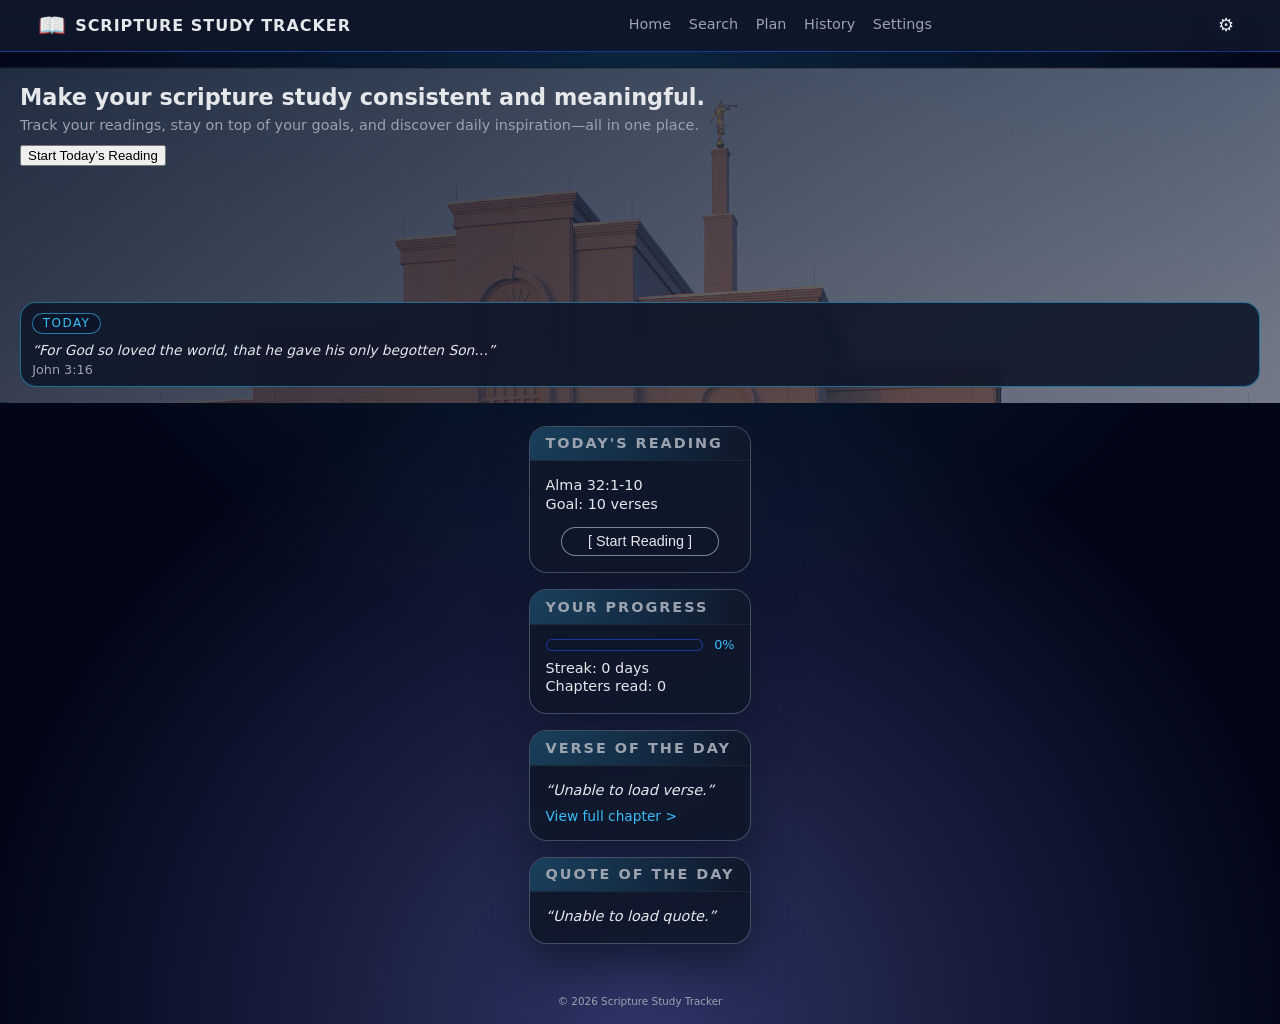
<file: index.html>
<!DOCTYPE html>
<html lang="en">
<head>
  <meta charset="UTF-8" />
  <meta name="viewport" content="width=device-width, initial-scale=1.0" />
  <title>Scripture Study Tracker – Home</title>
  <link rel="stylesheet" href="css/home.css" />
  <script src="js/home.js"></script>
  <script type="module">import { getHistory } from "./js/history_helper.js"; getHistory();</script>
  <script src="js/app.js" defer></script>
  
</head>
<body>
 <!-- HEADER -->
<header class="site-header">
  <div class="site-header__left">
    <span class="site-logo">📖</span>
    <span class="site-name">Scripture Study Tracker</span>
  </div>

  <!-- Desktop nav -->
  <nav class="site-nav" aria-label="Primary">
    <a href="index.html" class="site-nav__link">Home</a>
    <a href="search.html" class="site-nav__link">Search</a>
    <a href="plan.html" class="site-nav__link">Plan</a>
    <a href="history.html" class="site-nav__link">History</a>
    <a href="settings.html" class="site-nav__link">Settings</a>
  </nav>

  <!-- Mobile hamburger -->
  <button
    id="hamburger"
    class="hamburger"
    aria-label="Toggle navigation"
    aria-expanded="false"
  >
    <span></span>
    <span></span>
    <span></span>
  </button>

  <!-- Settings icon -->
  <button
    class="settings-btn"
    aria-label="Settings"
    onclick="window.location.href='settings.html'"
  >
    ⚙
  </button>

  <!-- Mobile dropdown menu -->
  <nav id="mobile-menu" class="mobile-menu" aria-label="Mobile navigation">
    <a href="index.html" class="mobile-menu__link">Home</a>
    <a href="search.html" class="mobile-menu__link">Search</a>
    <a href="plan.html" class="mobile-menu__link">Plan</a>
    <a href="history.html" class="mobile-menu__link">History</a>
    <a href="settings.html" class="mobile-menu__link">Settings</a>
  </nav>
</header>

<!-- HERO -->
<section class="hero">
  <!-- Background image -->
  <img
    src="images/hero.png"
    alt="Temple silhouette at sunrise"
    class="hero__img"
  />

  <!-- Dark overlay with content on top of the image -->
  <div class="hero__overlay">
    <div class="hero__content">
      <h1>Make your scripture study consistent and meaningful.</h1>
      <p>
        Track your readings, stay on top of your goals, and discover daily
        inspiration—all in one place.
      </p>
      <button id="hero-start-btn" class="btn-primary">
        Start Today’s Reading
      </button>
    </div>

    <div class="hero__badge-card">
      <span class="hero-badge">Today</span>
      <p class="hero-verse-preview">
        “For God so loved the world, that he gave his only begotten Son…”
      </p>
      <p class="hero-verse-ref">John 3:16</p>
    </div>
  </div>
</section>

  <!-- MAIN CONTENT -->
  <main class="main">

    <!-- Today’s Reading -->
    <section class="card">
      <header class="card__header">
        <h2 class="card__title">Today's Reading</h2>
      </header>
      <div class="card__body">
        <p id="today-ref">Alma 32:1-10</p>
        <p id="today-goal">Goal: 10 verses</p>

        <div class="card__center">
          <button id="btn-start-reading" class="btn-outline">
            [ Start Reading ]
          </button>
        </div>
      </div>
    </section>

    <!-- Your Progress -->
    <section class="card">
      <header class="card__header">
        <h2 class="card__title">Your Progress</h2>
      </header>
      <div class="card__body">
        <div class="progress-row">
          <div class="progress-bar">
            <div id="progress-fill" class="progress-bar__fill"></div>
          </div>
          <span id="progress-percent" class="progress-percent">0%</span>
        </div>
        <p id="streak-text">Streak: 0 days</p>
        <p id="chapters-text">Chapters read: 0</p>
      </div>
    </section>

    <!-- Verse of the Day -->
    <section class="card">
      <header class="card__header">
        <h2 class="card__title">Verse of the Day</h2>
      </header>
      <div class="card__body">
        <p id="verse-text" class="quote-text">“Scripture text preview…”</p>
        <p id="verse-ref">Mosiah 2:17</p>
        <a id="view-full-chapter" href="#" class="card__link">
          View full chapter &gt;
        </a>
      </div>
    </section>

    <!-- Quote of the Day -->
    <section class="card">
      <header class="card__header">
        <h2 class="card__title">Quote of the Day</h2>
      </header>
      <div class="card__body">
        <p id="quote-text" class="quote-text">“Quote text preview…”</p>
        <p id="quote-author">- Author</p>
      </div>
    </section>

  </main>

  <footer class="footer">
    <small>© 2026 Scripture Study Tracker</small>
  </footer>

</body>
</html>
</file>
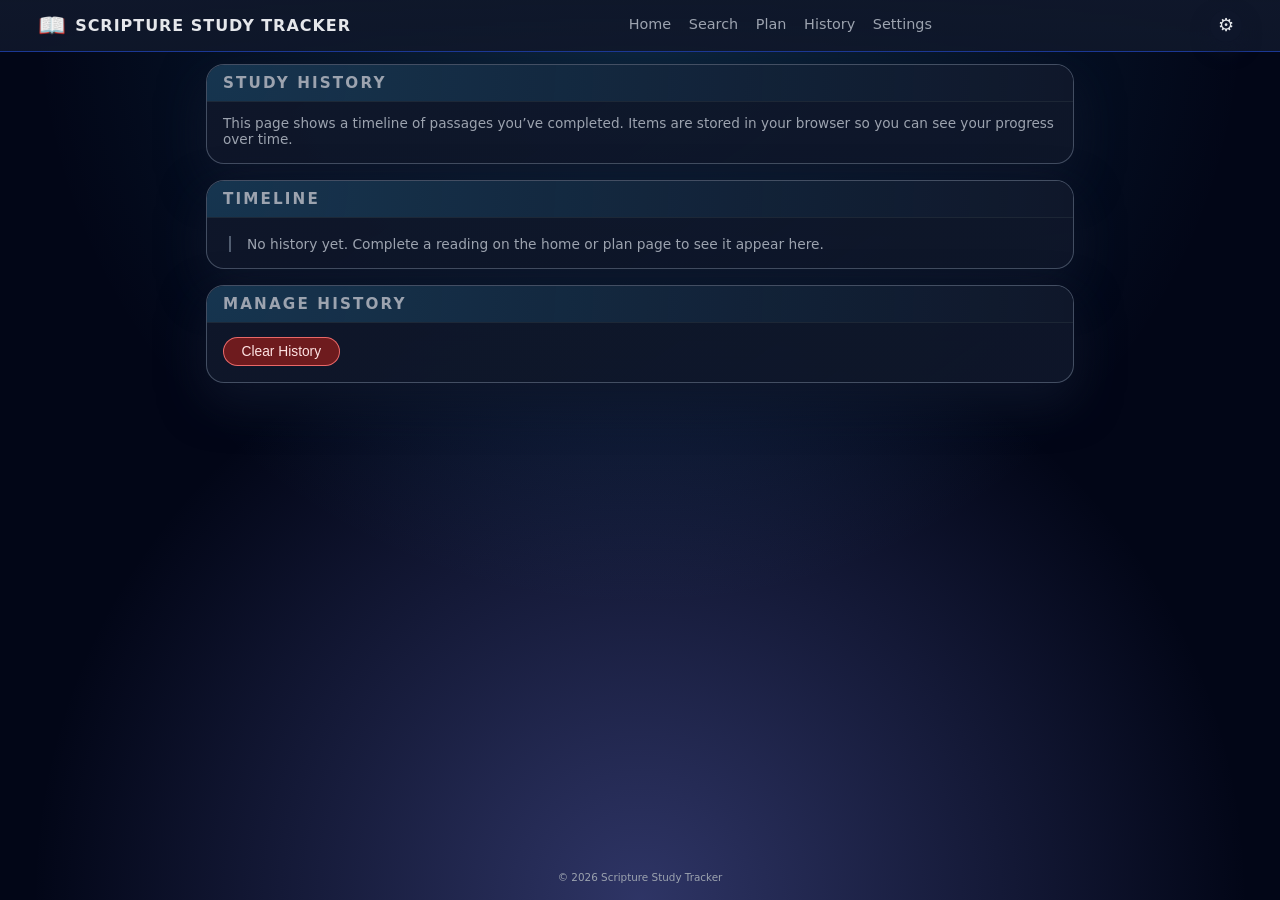
<file: history.html>
<!DOCTYPE html>
<html lang="en">
<head>
  <meta charset="UTF-8" />
  <meta name="viewport" content="width=device-width, initial-scale=1.0" />
  <title>Scripture Study Tracker – History</title>
  <link rel="stylesheet" href="css/history.css" />
  <script src="js/history.js" defer></script>
  <script type="module">
  import { getHistory, clearHistory } from "./js/history_helper.js";

  const historyList = document.getElementById("history-list");
  const history = getHistory();

  history.forEach(item => {
    const li = document.createElement("li");
    li.innerHTML = `${item.timestamp} — ${item.action} (${item.details})`;
    historyList.appendChild(li);
  });

  document.getElementById("clear-history-btn").addEventListener("click", () => {
    clearHistory();
    location.reload();
  });
</script>
<script src="js/app.js" defer></script>

</head>
<body>
  <!-- HEADER -->
<header class="site-header">
  <div class="site-header__left">
    <span class="site-logo">📖</span>
    <span class="site-name">Scripture Study Tracker</span>
  </div>

  <!-- Desktop nav -->
  <nav class="site-nav" aria-label="Primary">
    <a href="index.html" class="site-nav__link">Home</a>
    <a href="search.html" class="site-nav__link">Search</a>
    <a href="plan.html" class="site-nav__link">Plan</a>
    <a href="history.html" class="site-nav__link">History</a>
    <a href="settings.html" class="site-nav__link">Settings</a>
  </nav>

  <!-- Mobile hamburger -->
  <button
    id="hamburger"
    class="hamburger"
    aria-label="Toggle navigation"
    aria-expanded="false"
  >
    <span></span>
    <span></span>
    <span></span>
  </button>

  <!-- Settings icon -->
  <button
    class="settings-btn"
    aria-label="Settings"
    onclick="window.location.href='settings.html'"
  >
    ⚙
  </button>

  <!-- Mobile dropdown menu -->
  <nav id="mobile-menu" class="mobile-menu" aria-label="Mobile navigation">
    <a href="index.html" class="mobile-menu__link">Home</a>
    <a href="search.html" class="mobile-menu__link">Search</a>
    <a href="plan.html" class="mobile-menu__link">Plan</a>
    <a href="history.html" class="mobile-menu__link">History</a>
    <a href="settings.html" class="mobile-menu__link">Settings</a>
  </nav>
</header>

  <main class="main">
    <!-- History summary -->
    <section class="card">
      <header class="card__header">
        <h1 class="card__title">Study History</h1>
      </header>
      <div class="card__body">
        <p class="helper-text">
          This page shows a timeline of passages you’ve completed. Items are
          stored in your browser so you can see your progress over time.
        </p>
      </div>
    </section>

    <!-- Timeline -->
    <section class="card">
      <header class="card__header">
        <h2 class="card__title">Timeline</h2>
      </header>
      <div class="card__body">
        <ul id="history-list" class="timeline">
          <li class="timeline__empty">
            No history yet. Complete a reading on the home or plan page to see it appear here.
          </li>
        </ul>
      </div>
    </section>

    <!-- Clear history -->
    <section class="card">
      <header class="card__header">
        <h2 class="card__title">Manage History</h2>
      </header>
      <div class="card__body">
        <button id="clear-history-btn" class="btn-danger">
          Clear History
        </button>
      </div>
    </section>
  </main>

  <footer class="footer">
    <small>© 2026 Scripture Study Tracker</small>
  </footer>
</body>
</html>
</file>
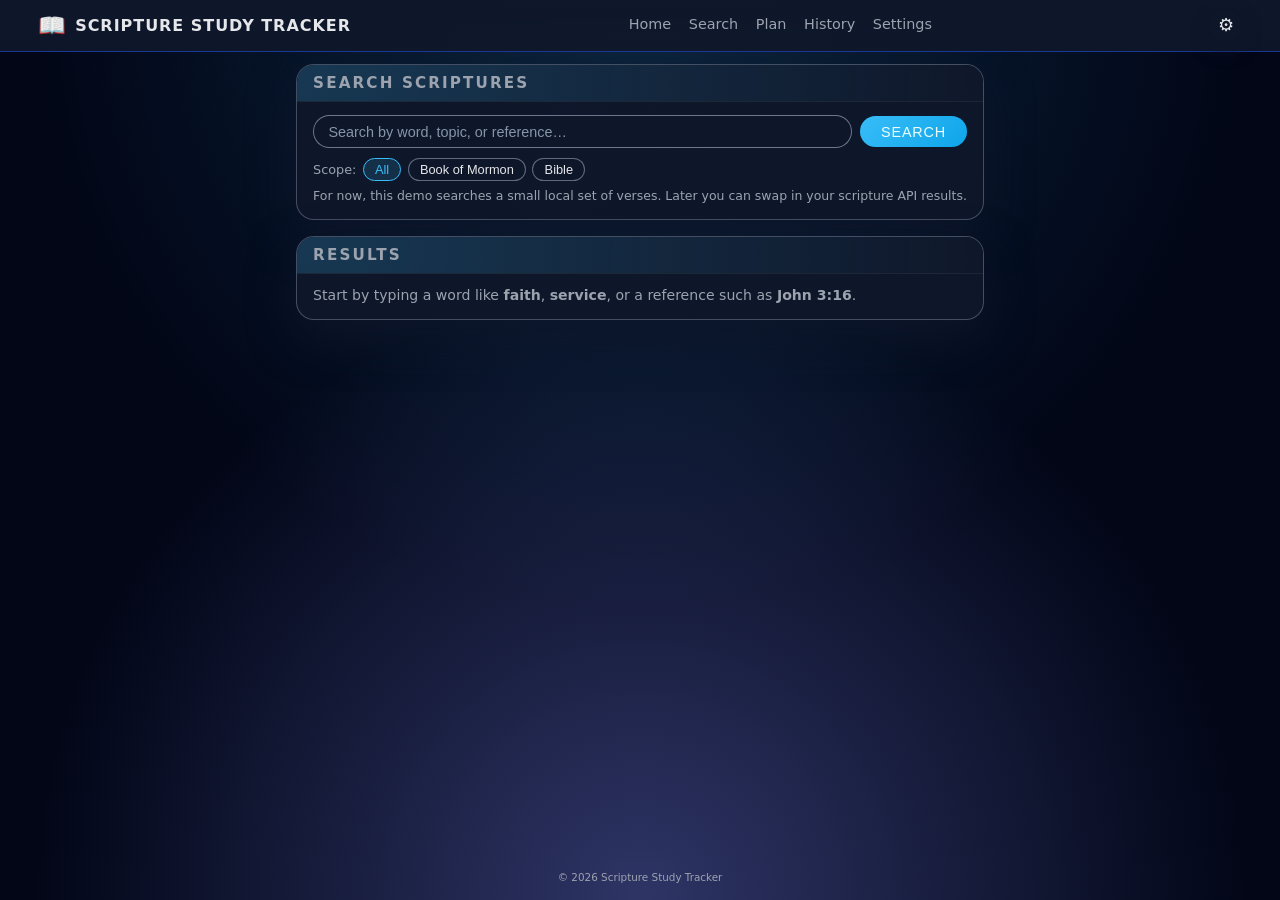
<file: search.html>
<!DOCTYPE html>
<html lang="en">
<head>
  <meta charset="UTF-8" />
  <meta name="viewport" content="width=device-width, initial-scale=1.0" />
  <title>Scripture Study Tracker – Search</title>
  <link rel="stylesheet" href="css/search.css" />
  <script src="js/search.js" defer></script>
   <script type="module">import { getHistory } from "./js/history_helper.js"; getHistory();</script>
   <script src="js/app.js" defer></script>

</head>
<body>
 <!-- HEADER -->
<header class="site-header">
  <div class="site-header__left">
    <span class="site-logo">📖</span>
    <span class="site-name">Scripture Study Tracker</span>
  </div>

  <!-- Desktop nav -->
  <nav class="site-nav" aria-label="Primary">
    <a href="index.html" class="site-nav__link">Home</a>
    <a href="search.html" class="site-nav__link">Search</a>
    <a href="plan.html" class="site-nav__link">Plan</a>
    <a href="history.html" class="site-nav__link">History</a>
    <a href="settings.html" class="site-nav__link">Settings</a>
  </nav>

  <!-- Mobile hamburger -->
  <button
    id="hamburger"
    class="hamburger"
    aria-label="Toggle navigation"
    aria-expanded="false"
  >
    <span></span>
    <span></span>
    <span></span>
  </button>

  <!-- Settings icon -->
  <button
    class="settings-btn"
    aria-label="Settings"
    onclick="window.location.href='settings.html'"
  >
    ⚙
  </button>

  <!-- Mobile dropdown menu -->
  <nav id="mobile-menu" class="mobile-menu" aria-label="Mobile navigation">
    <a href="index.html" class="mobile-menu__link">Home</a>
    <a href="search.html" class="mobile-menu__link">Search</a>
    <a href="plan.html" class="mobile-menu__link">Plan</a>
    <a href="history.html" class="mobile-menu__link">History</a>
    <a href="settings.html" class="mobile-menu__link">Settings</a>
  </nav>
</header>

  <main class="main">
    <!-- Search controls -->
    <section class="card">
      <header class="card__header">
        <h1 class="card__title">Search Scriptures</h1>
      </header>
      <div class="card__body">
        <div class="search-row">
          <input
            type="text"
            id="search-input"
            placeholder="Search by word, topic, or reference…"
            aria-label="Search scriptures"
          />
          <button id="search-btn" class="btn-primary">
            Search
          </button>
        </div>

        <div class="filter-row">
          <span class="filter-label">Scope:</span>
          <button class="chip chip--active" data-filter="all">All</button>
          <button class="chip" data-filter="bom">Book of Mormon</button>
          <button class="chip" data-filter="bible">Bible</button>
        </div>

        <p class="helper-text">
          For now, this demo searches a small local set of verses. Later you can
          swap in your scripture API results.
        </p>
      </div>
    </section>

    <!-- Results -->
    <section class="card">
      <header class="card__header">
        <h2 class="card__title">Results</h2>
      </header>
      <div class="card__body">
        <ul id="results-list" class="results-list">
          <li class="results-list__empty">
            Start by typing a word like <strong>faith</strong>, <strong>service</strong>,
            or a reference such as <strong>John 3:16</strong>.
          </li>
        </ul>
      </div>
    </section>
  </main>

  <footer class="footer">
    <small>© 2026 Scripture Study Tracker</small>
  </footer>
</body>
</html>
</file>
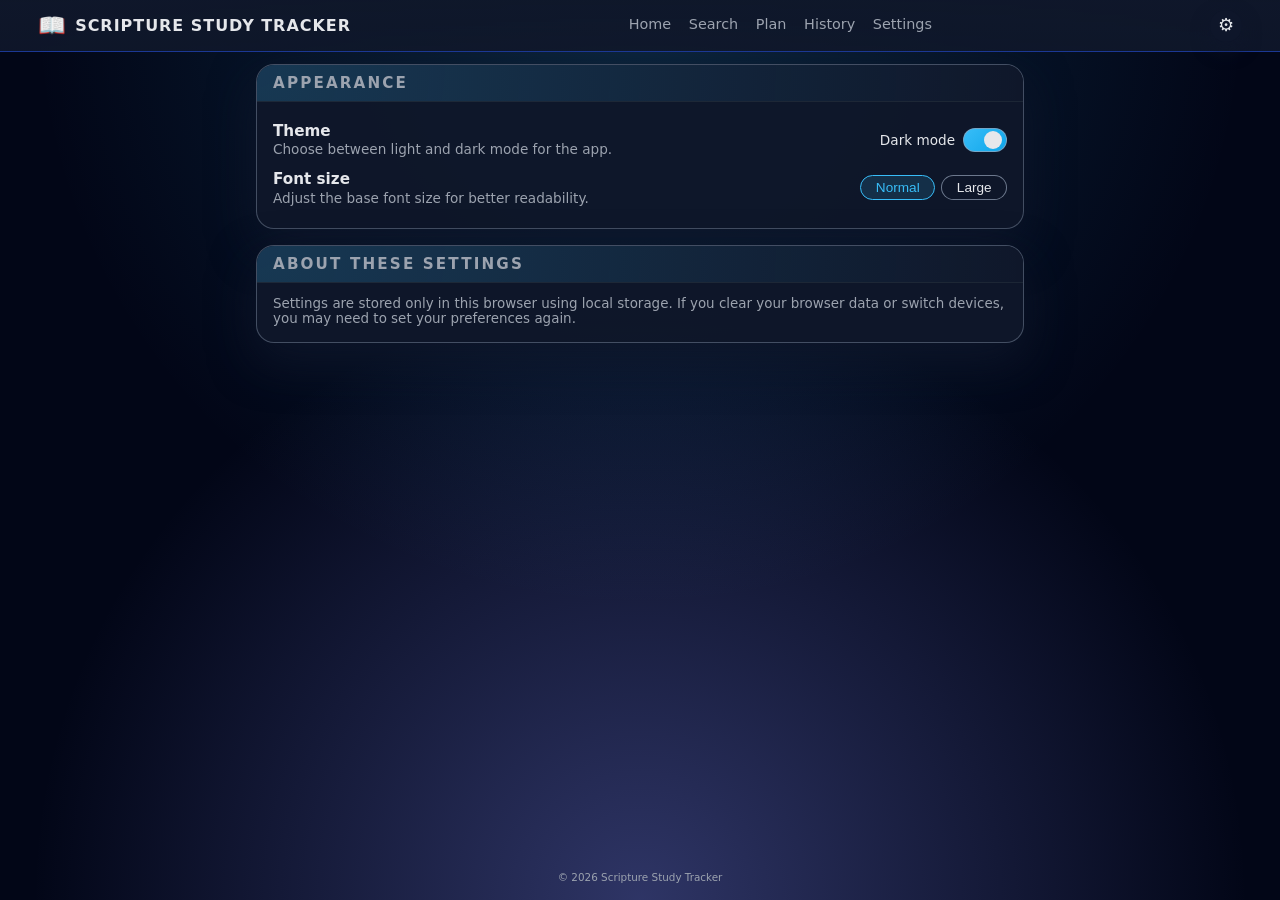
<file: settings.html>
<!DOCTYPE html>
<html lang="en">
<head>
  <meta charset="UTF-8" />
  <meta name="viewport" content="width=device-width, initial-scale=1.0" />
  <title>Scripture Study Tracker – Settings</title>
  <link rel="stylesheet" href="css/settings.css" />
  <script src="js/app.js" defer></script>
  
</head>
<body>
 <!-- HEADER -->
<header class="site-header">
  <div class="site-header__left">
    <span class="site-logo">📖</span>
    <span class="site-name">Scripture Study Tracker</span>
  </div>

  <!-- Desktop nav -->
  <nav class="site-nav" aria-label="Primary">
    <a href="index.html" class="site-nav__link">Home</a>
    <a href="search.html" class="site-nav__link">Search</a>
    <a href="plan.html" class="site-nav__link">Plan</a>
    <a href="history.html" class="site-nav__link">History</a>
    <a href="settings.html" class="site-nav__link">Settings</a>
  </nav>

  <!-- Mobile hamburger -->
  <button
    id="hamburger"
    class="hamburger"
    aria-label="Toggle navigation"
    aria-expanded="false"
  >
    <span></span>
    <span></span>
    <span></span>
  </button>

  <!-- Settings icon -->
  <button
    class="settings-btn"
    aria-label="Settings"
    onclick="window.location.href='settings.html'"
  >
    ⚙
  </button>

  <!-- Mobile dropdown menu -->
  <nav id="mobile-menu" class="mobile-menu" aria-label="Mobile navigation">
    <a href="index.html" class="mobile-menu__link">Home</a>
    <a href="search.html" class="mobile-menu__link">Search</a>
    <a href="plan.html" class="mobile-menu__link">Plan</a>
    <a href="history.html" class="mobile-menu__link">History</a>
    <a href="settings.html" class="mobile-menu__link">Settings</a>
  </nav>
</header>

  <main class="main">
    <!-- Theme settings -->
    <section class="card">
      <header class="card__header">
        <h1 class="card__title">Appearance</h1>
      </header>
      <div class="card__body">
        <div class="setting-row">
          <div class="setting-text">
            <h2>Theme</h2>
            <p>Choose between light and dark mode for the app.</p>
          </div>
          <label class="toggle">
            <span class="toggle__label">Dark mode</span>
            <input type="checkbox" id="theme-toggle" />
            <span class="toggle__slider"></span>
          </label>
        </div>

        <div class="setting-row">
          <div class="setting-text">
            <h2>Font size</h2>
            <p>Adjust the base font size for better readability.</p>
          </div>
          <div class="btn-group" role="radiogroup" aria-label="Font size">
            <button class="btn-chip" data-font-size="normal">Normal</button>
            <button class="btn-chip" data-font-size="large">Large</button>
          </div>
        </div>
      </div>
    </section>

    <!-- Info -->
    <section class="card">
      <header class="card__header">
        <h2 class="card__title">About these settings</h2>
      </header>
      <div class="card__body">
        <p class="helper-text">
          Settings are stored only in this browser using local storage. If you clear your
          browser data or switch devices, you may need to set your preferences again.
        </p>
      </div>
    </section>
  </main>

  <footer class="footer">
    <small>© 2026 Scripture Study Tracker</small>
  </footer>
</body>
</html>
</file>
<file: css/home.css>
:root {
  --bg: #020617;
  --bg-alt: #020617;
  --surface: rgba(15, 23, 42, 0.9);
  --surface-alt: rgba(15, 23, 42, 0.96);
  --border-soft: rgba(148, 163, 184, 0.4);
  --accent: #38bdf8;
  --accent-strong: #0ea5e9;
  --accent-soft: rgba(56, 189, 248, 0.25);
  --accent-soft-2: rgba(56, 189, 248, 0.1);
  --text-main: #e5e7eb;
  --text-muted: #9ca3af;
  --radius-lg: 18px;
  --radius-md: 12px;
  --shadow-soft: 0 18px 45px rgba(15, 23, 42, 0.8);
  --max-width: 1024px;
}

/* Reset */

*,
*::before,
*::after {
  box-sizing: border-box;
}

html,
body {
  margin: 0;
  padding: 0;
  font-family: system-ui, -apple-system, BlinkMacSystemFont, "Segoe UI",
    sans-serif;
  background:
    radial-gradient(circle at top, rgba(56, 189, 248, 0.18), transparent 55%),
    radial-gradient(circle at bottom, rgba(129, 140, 248, 0.35), transparent 55%),
    var(--bg);
  color: var(--text-main);
}

/* Layout */

body {
  min-height: 100vh;
  display: flex;
  flex-direction: column;
}

/* Header */

.site-header {
  position: sticky;
  top: 0;
  z-index: 30;
  display: flex;
  align-items: center;
  justify-content: space-between;
  gap: 0.75rem;
  padding: 0.6rem 1rem;
  background: linear-gradient(
    to bottom,
    rgba(15, 23, 42, 0.98),
    rgba(15, 23, 42, 0.92)
  );
  border-bottom: 1px solid rgba(30, 64, 175, 0.8);
}

.site-header__left {
  display: flex;
  align-items: center;
  gap: 0.55rem;
}

.site-logo {
  font-size: 1.4rem;
}

.site-name {
  font-size: 1rem;
  font-weight: 600;
  letter-spacing: 0.06em;
  text-transform: uppercase;
}

/* Desktop nav */

.site-nav {
  display: none;
  align-items: center;
  gap: 1.1rem;
}

.site-nav__link {
  text-decoration: none;
  font-size: 0.9rem;
  color: var(--text-muted);
  position: relative;
  padding-bottom: 0.15rem;
}

.site-nav__link::after {
  content: "";
  position: absolute;
  left: 0;
  bottom: -3px;
  width: 0%;
  height: 2px;
  border-radius: 999px;
  background: linear-gradient(90deg, var(--accent), var(--accent-strong));
  transition: width 0.18s ease-out;
}

.site-nav__link:hover::after {
  width: 100%;
}

.site-nav__link--active {
  color: var(--accent);
}

.site-nav__link--active::after {
  width: 100%;
}

/* Hamburger (mobile only) */

.hamburger {
  display: inline-flex;
  flex-direction: column;
  justify-content: center;
  gap: 4px;
  width: 32px;
  height: 32px;
  border-radius: 999px;
  border: 1px solid rgba(148, 163, 184, 0.5);
  background: rgba(15, 23, 42, 0.9);
  cursor: pointer;
  padding: 5px;
}

.hamburger span {
  display: block;
  height: 2px;
  width: 100%;
  border-radius: 999px;
  background: #e5e7eb;
  transition: transform 0.18s ease-out, opacity 0.18s ease-out;
}

/* Hamburger open state */

.hamburger--open span:nth-child(1) {
  transform: translateY(4px) rotate(45deg);
}
.hamburger--open span:nth-child(2) {
  opacity: 0;
}
.hamburger--open span:nth-child(3) {
  transform: translateY(-4px) rotate(-45deg);
}

/* Settings btn */

.settings-btn {
  border: none;
  border-radius: 999px;
  width: 32px;
  height: 32px;
  font-size: 1.1rem;
  background: rgba(15, 23, 42, 0.8);
  color: var(--text-main);
  display: inline-flex;
  align-items: center;
  justify-content: center;
  box-shadow: 0 8px 18px rgba(15, 23, 42, 0.8);
  cursor: pointer;
}

/* Mobile menu */

.mobile-menu {
  position: absolute;
  left: 0;
  right: 0;
  top: 100%;
  background: rgba(15, 23, 42, 0.98);
  border-bottom: 1px solid rgba(30, 64, 175, 0.7);
  display: none;
  flex-direction: column;
}

.mobile-menu--open {
  display: flex;
}

.mobile-menu__link {
  padding: 0.7rem 1.1rem;
  text-decoration: none;
  font-size: 0.95rem;
  color: var(--text-muted);
  border-top: 1px solid rgba(30, 64, 175, 0.4);
}

.mobile-menu__link--active,
.mobile-menu__link:hover {
  background: rgba(15, 23, 42, 0.96);
  color: var(--accent);
}

.hero {
  width: 100%;
  margin: 0.75rem 0 0.4rem;
  min-height: 240px;
  position: relative;
  overflow: hidden;
}

/* Image spans full section */

.hero__img {
  width: 100%;
  height: 100%;
  object-fit: cover;
  display: block;
}

/* Overlay layer on top of image */

.hero__overlay {
  position: absolute;
  inset: 0;
  background: linear-gradient(
    135deg,
    rgba(15, 23, 42, 0.85),
    rgba(15, 23, 42, 0.45)
  );
  display: flex;
  flex-direction: column;
  justify-content: space-between;
  padding: 1.1rem 1.25rem 1rem;
}

/* Text content */

.hero__content h1 {
  font-size: 1.4rem;
  margin: 0 0 0.4rem;
}

.hero__content p {
  margin: 0 0 0.8rem;
  font-size: 0.9rem;
  color: var(--text-muted);
}

/* Bottom badge card */

.hero__badge-card {
  align-self: stretch;
  padding: 0.6rem 0.7rem;
  border-radius: 16px;
  background: rgba(15, 23, 42, 0.9);
  border: 1px solid rgba(56, 189, 248, 0.5);
  backdrop-filter: blur(6px);
}

.hero-badge {
  display: inline-block;
  padding: 0.15rem 0.6rem;
  border-radius: 999px;
  font-size: 0.75rem;
  letter-spacing: 0.12em;
  text-transform: uppercase;
  color: var(--accent);
  background: rgba(15, 23, 42, 0.85);
  border: 1px solid rgba(56, 189, 248, 0.6);
}

.hero-verse-preview {
  font-size: 0.86rem;
  font-style: italic;
  margin: 0.5rem 0 0.25rem;
}

.hero-verse-ref {
  font-size: 0.8rem;
  color: var(--text-muted);
  margin: 0;
}

@media (max-width: 767px) {
  .hero {
    min-height: 280px;
  }
}

/* Main content */

.main {
  flex: 1;
  max-width: 600px;
  margin: 0.4rem auto 1.5rem;
  padding: 0 1rem;
}

/* Cards */

.card {
  border-radius: var(--radius-lg);
  border: 1px solid var(--border-soft);
  background: linear-gradient(
    145deg,
    rgba(15, 23, 42, 0.96),
    rgba(15, 23, 42, 0.92)
  );
  box-shadow: var(--shadow-soft);
  overflow: hidden;
  margin-bottom: 1rem;
}

.card__header {
  padding: 0.55rem 1rem;
  border-bottom: 1px solid rgba(31, 41, 55, 0.9);
  background: radial-gradient(circle at top left, var(--accent-soft), transparent),
    rgba(15, 23, 42, 0.96);
}

.card__title {
  margin: 0;
  font-size: 0.9rem;
  letter-spacing: 0.14em;
  text-transform: uppercase;
  color: var(--text-muted);
}

.card__body {
  padding: 0.8rem 1rem 1rem;
  font-size: 0.9rem;
}

.card__body p {
  margin: 0.18rem 0;
}

.card__center {
  margin-top: 0.95rem;
  display: flex;
  justify-content: center;
}

/* Outline button for card */

.btn-outline {
  border-radius: 999px;
  border: 1px solid rgba(148, 163, 184, 0.8);
  background: rgba(15, 23, 42, 0.9);
  color: var(--text-main);
  padding: 0.35rem 1.6rem;
  font-size: 0.9rem;
  cursor: pointer;
}

/* Progress */

.progress-row {
  display: flex;
  align-items: center;
  gap: 0.7rem;
  margin-bottom: 0.45rem;
}

.progress-bar {
  flex: 1;
  border-radius: 999px;
  background: rgba(15, 23, 42, 0.9);
  border: 1px solid rgba(30, 64, 175, 0.85);
  padding: 1px;
  overflow: hidden;
}

.progress-bar__fill {
  height: 8px;
  border-radius: 999px;
  width: 0%;
  background: linear-gradient(90deg, #22c55e, #eab308, #f97316);
  box-shadow: 0 0 0 1px rgba(15, 23, 42, 0.6);
  transition: width 0.3s ease-out;
}

.progress-percent {
  font-size: 0.8rem;
  color: var(--accent);
}

/* Verse / quote */

.quote-text {
  font-style: italic;
}

.card__link {
  display: inline-block;
  margin-top: 0.45rem;
  font-size: 0.86rem;
  color: var(--accent);
  text-decoration: none;
}

.card__link:hover {
  text-decoration: underline;
}

/* Footer */

.footer {
  text-align: center;
  padding: 0.6rem 1rem 1rem;
  font-size: 0.78rem;
  color: var(--text-muted);
}

/* Responsive behaviour */

@media (max-width: 767px) {
  .site-nav {
    display: none;
  }

  .hero {
    grid-template-columns: 1fr;
    gap: 0.9rem;
  }

  .hero__image {
    order: -1;
  }
}

@media (min-width: 768px) {
  .site-header {
    padding-inline: 2.4rem;
  }

  .site-nav {
    display: flex;
  }

  .hamburger {
    display: none;
  }

  .mobile-menu {
    display: none !important;
  }

  .hero {
    margin-top: 0.9rem;
  }

  .main {
    margin-top: 1rem;
  }
}
</file>
<file: css/history.css>
:root {
  --bg: #020617;
  --surface: rgba(15, 23, 42, 0.96);
  --border-soft: rgba(148, 163, 184, 0.4);
  --accent: #38bdf8;
  --accent-strong: #0ea5e9;
  --text-main: #e5e7eb;
  --text-muted: #9ca3af;
  --radius-lg: 18px;
  --shadow-soft: 0 18px 45px rgba(15, 23, 42, 0.8);
  --max-width: 900px;
}

/* Reset */

*,
*::before,
*::after {
  box-sizing: border-box;
}

html,
body {
  margin: 0;
  padding: 0;
  font-family: system-ui, -apple-system, BlinkMacSystemFont, "Segoe UI",
    sans-serif;
  background:
    radial-gradient(circle at top, rgba(56, 189, 248, 0.18), transparent 55%),
    radial-gradient(circle at bottom, rgba(129, 140, 248, 0.35), transparent 55%),
    var(--bg);
  color: var(--text-main);
}

/* Layout */

body {
  min-height: 100vh;
  display: flex;
  flex-direction: column;
}

/* Header (same pattern as other pages) */

.site-header {
  position: sticky;
  top: 0;
  z-index: 30;
  display: flex;
  align-items: center;
  justify-content: space-between;
  gap: 0.75rem;
  padding: 0.6rem 1rem;
  background: linear-gradient(
    to bottom,
    rgba(15, 23, 42, 0.98),
    rgba(15, 23, 42, 0.92)
  );
  border-bottom: 1px solid rgba(30, 64, 175, 0.8);
}

.site-header__left {
  display: flex;
  align-items: center;
  gap: 0.55rem;
}

.site-logo {
  font-size: 1.4rem;
}

.site-name {
  font-size: 1rem;
  font-weight: 600;
  letter-spacing: 0.06em;
  text-transform: uppercase;
}

.site-nav {
  display: none;
  align-items: center;
  gap: 1.1rem;
}

.site-nav__link {
  text-decoration: none;
  font-size: 0.9rem;
  color: var(--text-muted);
  position: relative;
  padding-bottom: 0.15rem;
}

.site-nav__link::after {
  content: "";
  position: absolute;
  left: 0;
  bottom: -3px;
  width: 0%;
  height: 2px;
  border-radius: 999px;
  background: linear-gradient(90deg, var(--accent), var(--accent-strong));
  transition: width 0.18s ease-out;
}

.site-nav__link:hover::after {
  width: 100%;
}

.site-nav__link--active {
  color: var(--accent);
}

.site-nav__link--active::after {
  width: 100%;
}

/* Hamburger */

.hamburger {
  display: inline-flex;
  flex-direction: column;
  justify-content: center;
  gap: 4px;
  width: 32px;
  height: 32px;
  border-radius: 999px;
  border: 1px solid rgba(148, 163, 184, 0.5);
  background: rgba(15, 23, 42, 0.9);
  cursor: pointer;
  padding: 5px;
}

.hamburger span {
  display: block;
  height: 2px;
  width: 100%;
  border-radius: 999px;
  background: #e5e7eb;
  transition: transform 0.18s ease-out, opacity 0.18s ease-out;
}

.hamburger--open span:nth-child(1) {
  transform: translateY(4px) rotate(45deg);
}
.hamburger--open span:nth-child(2) {
  opacity: 0;
}
.hamburger--open span:nth-child(3) {
  transform: translateY(-4px) rotate(-45deg);
}

/* Settings */

.settings-btn {
  border: none;
  border-radius: 999px;
  width: 32px;
  height: 32px;
  font-size: 1.1rem;
  background: rgba(15, 23, 42, 0.8);
  color: var(--text-main);
  display: inline-flex;
  align-items: center;
  justify-content: center;
  box-shadow: 0 8px 18px rgba(15, 23, 42, 0.8);
  cursor: pointer;
}

/* Mobile menu */

.mobile-menu {
  position: absolute;
  left: 0;
  right: 0;
  top: 100%;
  background: rgba(15, 23, 42, 0.98);
  border-bottom: 1px solid rgba(30, 64, 175, 0.7);
  display: none;
  flex-direction: column;
}

.mobile-menu--open {
  display: flex;
}

.mobile-menu__link {
  padding: 0.7rem 1.1rem;
  text-decoration: none;
  font-size: 0.95rem;
  color: var(--text-muted);
  border-top: 1px solid rgba(30, 64, 175, 0.4);
}

.mobile-menu__link--active,
.mobile-menu__link:hover {
  background: rgba(15, 23, 42, 0.96);
  color: var(--accent);
}

/* Main */

.main {
  flex: 1;
  max-width: var(--max-width);
  margin: 0.75rem auto 1.5rem;
  padding: 0 1rem;
}

/* Cards */

.card {
  border-radius: var(--radius-lg);
  border: 1px solid var(--border-soft);
  background: linear-gradient(
    145deg,
    rgba(15, 23, 42, 0.96),
    rgba(15, 23, 42, 0.92)
  );
  box-shadow: var(--shadow-soft);
  overflow: hidden;
  margin-bottom: 1rem;
}

.card__header {
  padding: 0.55rem 1rem;
  border-bottom: 1px solid rgba(31, 41, 55, 0.9);
  background: radial-gradient(circle at top left, rgba(56, 189, 248, 0.18), transparent),
    rgba(15, 23, 42, 0.96);
}

.card__title {
  margin: 0;
  font-size: 0.95rem;
  letter-spacing: 0.14em;
  text-transform: uppercase;
  color: var(--text-muted);
}

.card__body {
  padding: 0.85rem 1rem 1rem;
  font-size: 0.9rem;
}

.helper-text {
  margin: 0;
  font-size: 0.85rem;
  color: var(--text-muted);
}

/* Timeline */

.timeline {
  position: relative;
  list-style: none;
  margin: 0.3rem 0 0;
  padding-left: 1.5rem;
}

.timeline::before {
  content: "";
  position: absolute;
  left: 0.4rem;
  top: 0;
  bottom: 0;
  width: 2px;
  background: rgba(148, 163, 184, 0.5);
}

.timeline__empty {
  font-size: 0.86rem;
  color: var(--text-muted);
}

.timeline-item {
  position: relative;
  padding: 0.5rem 0 0.5rem 0.8rem;
}

.timeline-dot {
  position: absolute;
  left: -0.15rem;
  top: 0.75rem;
  width: 9px;
  height: 9px;
  border-radius: 999px;
  background: var(--accent);
  box-shadow: 0 0 0 3px rgba(56, 189, 248, 0.25);
}

.timeline-date {
  font-size: 0.8rem;
  color: var(--text-muted);
}

.timeline-ref {
  font-weight: 600;
  font-size: 0.9rem;
}

.timeline-note {
  font-size: 0.85rem;
  color: var(--text-main);
}

/* Button */

.btn-danger {
  border-radius: 999px;
  border: 1px solid rgba(248, 113, 113, 0.9);
  background: rgba(127, 29, 29, 0.85);
  color: #fee2e2;
  padding: 0.4rem 1.1rem;
  font-size: 0.86rem;
  cursor: pointer;
}

/* Footer */

.footer {
  text-align: center;
  padding: 0.6rem 1rem 1rem;
  font-size: 0.78rem;
  color: var(--text-muted);
}

/* Responsive */

@media (max-width: 767px) {
  .site-nav {
    display: none;
  }
}

@media (min-width: 768px) {
  .site-header {
    padding-inline: 2.4rem;
  }

  .site-nav {
    display: flex;
  }

  .hamburger {
    display: none;
  }

  .mobile-menu {
    display: none !important;
  }
}
</file>
<file: css/search.css>
:root {
  --bg: #020617;
  --surface: rgba(15, 23, 42, 0.96);
  --surface-alt: rgba(15, 23, 42, 0.9);
  --border-soft: rgba(148, 163, 184, 0.4);
  --accent: #38bdf8;
  --accent-strong: #0ea5e9;
  --accent-soft: rgba(56, 189, 248, 0.2);
  --text-main: #e5e7eb;
  --text-muted: #9ca3af;
  --radius-lg: 18px;
  --radius-md: 10px;
  --shadow-soft: 0 18px 45px rgba(15, 23, 42, 0.8);
  --max-width: 900px;
}

/* Reset */

*,
*::before,
*::after {
  box-sizing: border-box;
}

html,
body {
  margin: 0;
  padding: 0;
  font-family: system-ui, -apple-system, BlinkMacSystemFont, "Segoe UI",
    sans-serif;
  background:
    radial-gradient(circle at top, rgba(56, 189, 248, 0.18), transparent 55%),
    radial-gradient(circle at bottom, rgba(129, 140, 248, 0.35), transparent 55%),
    var(--bg);
  color: var(--text-main);
}

/* Layout */

body {
  min-height: 100vh;
  display: flex;
  flex-direction: column;
}

/* Header (same style family as home) */

.site-header {
  position: sticky;
  top: 0;
  z-index: 30;
  display: flex;
  align-items: center;
  justify-content: space-between;
  gap: 0.75rem;
  padding: 0.6rem 1rem;
  background: linear-gradient(
    to bottom,
    rgba(15, 23, 42, 0.98),
    rgba(15, 23, 42, 0.92)
  );
  border-bottom: 1px solid rgba(30, 64, 175, 0.8);
}

.site-header__left {
  display: flex;
  align-items: center;
  gap: 0.55rem;
}

.site-logo {
  font-size: 1.4rem;
}

.site-name {
  font-size: 1rem;
  font-weight: 600;
  letter-spacing: 0.06em;
  text-transform: uppercase;
}

/* Desktop nav */

.site-nav {
  display: none;
  align-items: center;
  gap: 1.1rem;
}

.site-nav__link {
  text-decoration: none;
  font-size: 0.9rem;
  color: var(--text-muted);
  position: relative;
  padding-bottom: 0.15rem;
}

.site-nav__link::after {
  content: "";
  position: absolute;
  left: 0;
  bottom: -3px;
  width: 0%;
  height: 2px;
  border-radius: 999px;
  background: linear-gradient(90deg, var(--accent), var(--accent-strong));
  transition: width 0.18s ease-out;
}

.site-nav__link:hover::after {
  width: 100%;
}

.site-nav__link--active {
  color: var(--accent);
}

.site-nav__link--active::after {
  width: 100%;
}

/* Hamburger */

.hamburger {
  display: inline-flex;
  flex-direction: column;
  justify-content: center;
  gap: 4px;
  width: 32px;
  height: 32px;
  border-radius: 999px;
  border: 1px solid rgba(148, 163, 184, 0.5);
  background: rgba(15, 23, 42, 0.9);
  cursor: pointer;
  padding: 5px;
}

.hamburger span {
  display: block;
  height: 2px;
  width: 100%;
  border-radius: 999px;
  background: #e5e7eb;
  transition: transform 0.18s ease-out, opacity 0.18s ease-out;
}

.hamburger--open span:nth-child(1) {
  transform: translateY(4px) rotate(45deg);
}
.hamburger--open span:nth-child(2) {
  opacity: 0;
}
.hamburger--open span:nth-child(3) {
  transform: translateY(-4px) rotate(-45deg);
}

/* Settings button */

.settings-btn {
  border: none;
  border-radius: 999px;
  width: 32px;
  height: 32px;
  font-size: 1.1rem;
  background: rgba(15, 23, 42, 0.8);
  color: var(--text-main);
  display: inline-flex;
  align-items: center;
  justify-content: center;
  box-shadow: 0 8px 18px rgba(15, 23, 42, 0.8);
  cursor: pointer;
}

/* Mobile menu */

.mobile-menu {
  position: absolute;
  left: 0;
  right: 0;
  top: 100%;
  background: rgba(15, 23, 42, 0.98);
  border-bottom: 1px solid rgba(30, 64, 175, 0.7);
  display: none;
  flex-direction: column;
}

.mobile-menu--open {
  display: flex;
}

.mobile-menu__link {
  padding: 0.7rem 1.1rem;
  text-decoration: none;
  font-size: 0.95rem;
  color: var(--text-muted);
  border-top: 1px solid rgba(30, 64, 175, 0.4);
}

.mobile-menu__link--active,
.mobile-menu__link:hover {
  background: rgba(15, 23, 42, 0.96);
  color: var(--accent);
}

/* Main */

.main {
  flex: 1;
  max-width: var(--max-width);
  margin: 0.75rem auto 1.5rem;
  padding: 0 1rem;
}

/* Cards */

.card {
  border-radius: var(--radius-lg);
  border: 1px solid var(--border-soft);
  background: linear-gradient(
    145deg,
    rgba(15, 23, 42, 0.96),
    rgba(15, 23, 42, 0.92)
  );
  box-shadow: var(--shadow-soft);
  overflow: hidden;
  margin-bottom: 1rem;
}

.card__header {
  padding: 0.55rem 1rem;
  border-bottom: 1px solid rgba(31, 41, 55, 0.9);
  background: radial-gradient(circle at top left, var(--accent-soft), transparent),
    rgba(15, 23, 42, 0.96);
}

.card__title {
  margin: 0;
  font-size: 0.95rem;
  letter-spacing: 0.14em;
  text-transform: uppercase;
  color: var(--text-muted);
}

.card__body {
  padding: 0.85rem 1rem 1rem;
  font-size: 0.9rem;
}

/* Search controls */

.search-row {
  display: flex;
  gap: 0.5rem;
  align-items: center;
  margin-bottom: 0.65rem;
}

#search-input {
  flex: 1;
  border-radius: 999px;
  border: 1px solid rgba(148, 163, 184, 0.7);
  background: rgba(15, 23, 42, 0.9);
  color: var(--text-main);
  padding: 0.45rem 0.9rem;
  font-size: 0.9rem;
}

#search-input::placeholder {
  color: rgba(148, 163, 184, 0.9);
}

.btn-primary {
  border-radius: 999px;
  border: none;
  padding: 0.45rem 1.3rem;
  font-size: 0.9rem;
  letter-spacing: 0.06em;
  text-transform: uppercase;
  background: linear-gradient(135deg, var(--accent), var(--accent-strong));
  color: #ecfeff;
  cursor: pointer;
}

/* Filters */

.filter-row {
  display: flex;
  flex-wrap: wrap;
  align-items: center;
  gap: 0.4rem;
  margin-bottom: 0.45rem;
}

.filter-label {
  font-size: 0.8rem;
  color: var(--text-muted);
}

.chip {
  border-radius: 999px;
  border: 1px solid rgba(148, 163, 184, 0.6);
  background: rgba(15, 23, 42, 0.9);
  color: var(--text-main);
  padding: 0.18rem 0.7rem;
  font-size: 0.8rem;
  cursor: pointer;
}

.chip--active {
  background: rgba(56, 189, 248, 0.15);
  border-color: var(--accent);
  color: var(--accent);
}

/* Helper text */

.helper-text {
  margin: 0.1rem 0 0;
  font-size: 0.78rem;
  color: var(--text-muted);
}

/* Results list */

.results-list {
  list-style: none;
  margin: 0;
  padding: 0;
}

.results-list__empty {
  font-size: 0.88rem;
  color: var(--text-muted);
}

.result-item {
  padding: 0.65rem 0;
  border-bottom: 1px solid rgba(31, 41, 55, 0.9);
}

.result-item:last-child {
  border-bottom: none;
}

.result-ref {
  font-weight: 600;
  display: block;
  margin-bottom: 0.15rem;
}

.result-text {
  font-size: 0.9rem;
  color: var(--text-main);
}

.result-source {
  font-size: 0.78rem;
  color: var(--text-muted);
  margin-top: 0.18rem;
}

/* Footer */

.footer {
  text-align: center;
  padding: 0.6rem 1rem 1rem;
  font-size: 0.78rem;
  color: var(--text-muted);
}

/* Responsive */

@media (max-width: 767px) {
  .site-nav {
    display: none;
  }
}

@media (min-width: 768px) {
  .site-header {
    padding-inline: 2.4rem;
  }

  .site-nav {
    display: flex;
  }

  .hamburger {
    display: none;
  }

  .mobile-menu {
    display: none !important;
  }
}
</file>
<file: css/settings.css>
:root {
  --bg-dark: #020617;
  --bg-light: #f9fafb;
  --surface-dark: rgba(15, 23, 42, 0.96);
  --surface-light: #ffffff;
  --border-soft-dark: rgba(148, 163, 184, 0.4);
  --border-soft-light: rgba(209, 213, 219, 0.9);
  --accent: #38bdf8;
  --accent-strong: #0ea5e9;
  --text-main-dark: #e5e7eb;
  --text-muted-dark: #9ca3af;
  --text-main-light: #111827;
  --text-muted-light: #6b7280;
  --radius-lg: 18px;
  --shadow-soft: 0 18px 45px rgba(15, 23, 42, 0.8);
  --max-width: 800px;
}

/* Theme variables (default dark) */

body {
  --bg: var(--bg-dark);
  --surface: var(--surface-dark);
  --border-soft: var(--border-soft-dark);
  --text-main: var(--text-main-dark);
  --text-muted: var(--text-muted-dark);
}

/* Light theme override */

body.theme-light {
  --bg: var(--bg-light);
  --surface: var(--surface-light);
  --border-soft: var(--border-soft-light);
  --text-main: var(--text-main-dark);
  --text-muted: var(--text-muted-dark);
}

/* Reset */

*,
*::before,
*::after {
  box-sizing: border-box;
}

html,
body {
  margin: 0;
  padding: 0;
  font-family: system-ui, -apple-system, BlinkMacSystemFont, "Segoe UI",
    sans-serif;
  background:
    radial-gradient(circle at top, rgba(56, 189, 248, 0.18), transparent 55%),
    radial-gradient(circle at bottom, rgba(129, 140, 248, 0.35), transparent 55%),
    var(--bg);
  color: var(--text-main);
}

/* Font size preference */

body.font-large {
  font-size: 110%;
}

/* Layout */

body {
  min-height: 100vh;
  display: flex;
  flex-direction: column;
}

/* Header (reuse pattern) */

.site-header {
  position: sticky;
  top: 0;
  z-index: 30;
  display: flex;
  align-items: center;
  justify-content: space-between;
  gap: 0.75rem;
  padding: 0.6rem 1rem;
  background: linear-gradient(
    to bottom,
    rgba(15, 23, 42, 0.98),
    rgba(15, 23, 42, 0.92)
  );
  border-bottom: 1px solid rgba(30, 64, 175, 0.8);
}

.site-header__left {
  display: flex;
  align-items: center;
  gap: 0.55rem;
}

.site-logo {
  font-size: 1.4rem;
}

.site-name {
  font-size: 1rem;
  font-weight: 600;
  letter-spacing: 0.06em;
  text-transform: uppercase;
}

.site-nav {
  display: none;
  align-items: center;
  gap: 1.1rem;
}

.site-nav__link {
  text-decoration: none;
  font-size: 0.9rem;
  color: var(--text-muted);
  position: relative;
  padding-bottom: 0.15rem;
}

.site-nav__link::after {
  content: "";
  position: absolute;
  left: 0;
  bottom: -3px;
  width: 0%;
  height: 2px;
  border-radius: 999px;
  background: linear-gradient(90deg, var(--accent), var(--accent-strong));
  transition: width 0.18s ease-out;
}

.site-nav__link:hover::after {
  width: 100%;
}

.site-nav__link--active {
  color: var(--accent);
}

.site-nav__link--active::after {
  width: 100%;
}

/* Hamburger */

.hamburger {
  display: inline-flex;
  flex-direction: column;
  justify-content: center;
  gap: 4px;
  width: 32px;
  height: 32px;
  border-radius: 999px;
  border: 1px solid rgba(148, 163, 184, 0.5);
  background: rgba(15, 23, 42, 0.9);
  cursor: pointer;
  padding: 5px;
}

.hamburger span {
  display: block;
  height: 2px;
  width: 100%;
  border-radius: 999px;
  background: #e5e7eb;
  transition: transform 0.18s ease-out, opacity 0.18s ease-out;
}

.hamburger--open span:nth-child(1) {
  transform: translateY(4px) rotate(45deg);
}
.hamburger--open span:nth-child(2) {
  opacity: 0;
}
.hamburger--open span:nth-child(3) {
  transform: translateY(-4px) rotate(-45deg);
}

/* Settings icon */

.settings-btn {
  border: none;
  border-radius: 999px;
  width: 32px;
  height: 32px;
  font-size: 1.1rem;
  background: rgba(15, 23, 42, 0.8);
  color: #e5e7eb;
  display: inline-flex;
  align-items: center;
  justify-content: center;
  box-shadow: 0 8px 18px rgba(15, 23, 42, 0.8);
  cursor: default;
}

/* Mobile menu */

.mobile-menu {
  position: absolute;
  left: 0;
  right: 0;
  top: 100%;
  background: rgba(15, 23, 42, 0.98);
  border-bottom: 1px solid rgba(30, 64, 175, 0.7);
  display: none;
  flex-direction: column;
}

.mobile-menu--open {
  display: flex;
}

.mobile-menu__link {
  padding: 0.7rem 1.1rem;
  text-decoration: none;
  font-size: 0.95rem;
  color: var(--text-muted);
  border-top: 1px solid rgba(30, 64, 175, 0.4);
}

.mobile-menu__link--active,
.mobile-menu__link:hover {
  background: rgba(15, 23, 42, 0.96);
  color: var(--accent);
}

/* Main */

.main {
  flex: 1;
  max-width: var(--max-width);
  margin: 0.75rem auto 1.5rem;
  padding: 0 1rem;
}

/* Cards */

.card {
  border-radius: var(--radius-lg);
  border: 1px solid var(--border-soft);
  background: var(--surface);
  box-shadow: var(--shadow-soft);
  overflow: hidden;
  margin-bottom: 1rem;
}

.card__header {
  padding: 0.55rem 1rem;
  border-bottom: 1px solid rgba(31, 41, 55, 0.9);
  background: radial-gradient(circle at top left, rgba(56, 189, 248, 0.2), transparent),
    rgba(15, 23, 42, 0.96);
}

.card__title {
  margin: 0;
  font-size: 0.95rem;
  letter-spacing: 0.14em;
  text-transform: uppercase;
  color: var(--text-muted);
}

.card__body {
  padding: 0.85rem 1rem 1rem;
  font-size: 0.9rem;
}

/* Settings rows */

.setting-row {
  display: flex;
  align-items: center;
  justify-content: space-between;
  gap: 1rem;
  padding: 0.4rem 0;
}

.setting-text h2 {
  margin: 0 0 0.1rem;
  font-size: 0.95rem;
}

.setting-text p {
  margin: 0;
  font-size: 0.85rem;
  color: var(--text-muted);
}

/* Toggle */

.toggle {
  display: inline-flex;
  align-items: center;
  gap: 0.5rem;
  cursor: pointer;
}

.toggle__label {
  font-size: 0.85rem;
}

.toggle input {
  display: none;
}

.toggle__slider {
  position: relative;
  width: 44px;
  height: 24px;
  border-radius: 999px;
  background: rgba(15, 23, 42, 0.9);
  border: 1px solid rgba(148, 163, 184, 0.7);
  transition: background 0.18s ease-out;
}

.toggle__slider::before {
  content: "";
  position: absolute;
  top: 2px;
  left: 2px;
  width: 18px;
  height: 18px;
  border-radius: 999px;
  background: #e5e7eb;
  transition: transform 0.18s ease-out;
}

/* checked state */

.toggle input:checked + .toggle__slider {
  background: linear-gradient(135deg, var(--accent), var(--accent-strong));
}

.toggle input:checked + .toggle__slider::before {
  transform: translateX(18px);
}

/* Font size buttons */

.btn-group {
  display: inline-flex;
  gap: 0.4rem;
}

.btn-chip {
  border-radius: 999px;
  border: 1px solid rgba(148, 163, 184, 0.7);
  background: rgba(15, 23, 42, 0.9);
  color: var(--text-main);
  padding: 0.25rem 0.9rem;
  font-size: 0.85rem;
  cursor: pointer;
}

.btn-chip--active {
  border-color: var(--accent);
  background: rgba(56, 189, 248, 0.15);
  color: var(--accent);
}

.helper-text {
  margin: 0;
  font-size: 0.84rem;
  color: var(--text-muted);
}

/* Footer */

.footer {
  text-align: center;
  padding: 0.6rem 1rem 1rem;
  font-size: 0.78rem;
  color: var(--text-muted);
}

/* Responsive */

@media (max-width: 767px) {
  .site-nav {
    display: none;
  }

  .setting-row {
    flex-direction: column;
    align-items: flex-start;
  }
}

@media (min-width: 768px) {
  .site-header {
    padding-inline: 2.4rem;
  }

  .site-nav {
    display: flex;
  }

  .hamburger {
    display: none;
  }

  .mobile-menu {
    display: none !important;
  }
}
</file>
